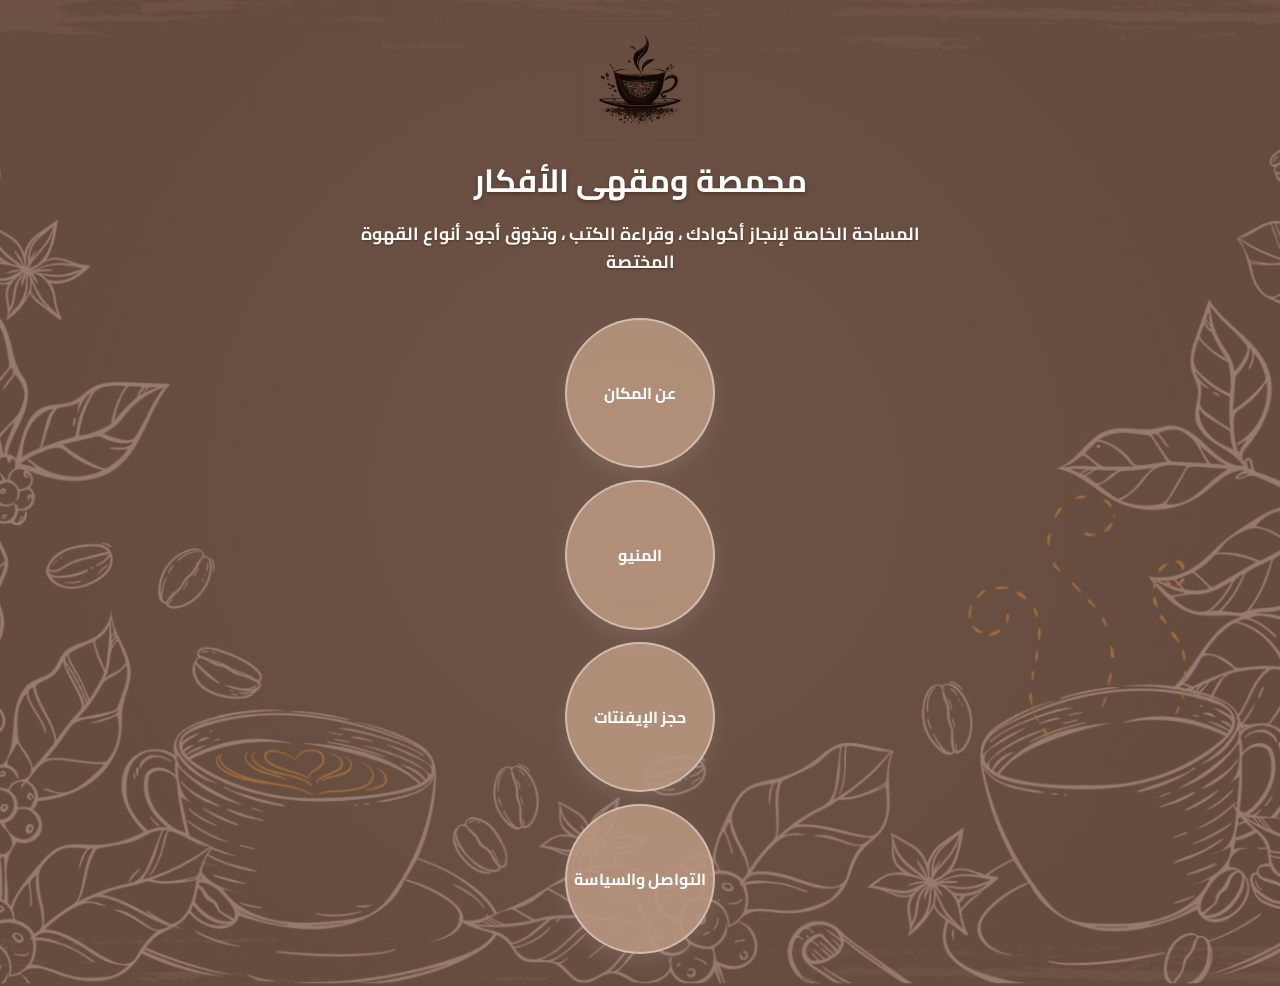
<file: index.html>
<!DOCTYPE html>
<html lang="ar" dir="rtl">
    <head>
        <meta charset="UTF-8">
<meta name="viewport" content="width=device-width, initial-scale=1.0">

        
        <title>محمصة ومقهى الأفكار</title>
        <link rel="stylesheet" href="style.css">
        <link href="https://fonts.googleapis.com/css2?family=cairo:wght@400;600;700&display=sawp" rel="stylesheet">
    </head>
    <body>
        <div class="home-container">
            <img src="coffee-cup .png" alt="coffee-cup" class="coffee-logo">
            <h1> محمصة ومقهى الأفكار</h1>
            <p>المساحة الخاصة لإنجاز أكوادك ، وقراءة الكتب ، وتذوق أجود أنواع  القهوة المختصة</p>

            <!--الفقاعات التفاعلية التي تظهر في المنتصف لجذب الانتباه-->
            <div class="bubbles-grid">
                <a href="index.html" class="bubble" id="home-bubble" style="display: none !important;">الرئيسية</a>
                <a href="about.html" class="bubble" id="about-bubble">عن المكان </a>
                <a href="menu.html" class="bubble" id="menu-bubble">المنيو</a>
                <a href="events.html" class="bubble" id="events-bubble">حجز الإيفنتات</a>
                <a href="contact.html" class="bubble" id="contact-bubble">التواصل والسياسة</a>
            </div>

        </div>
    </body>
</html>
</file>
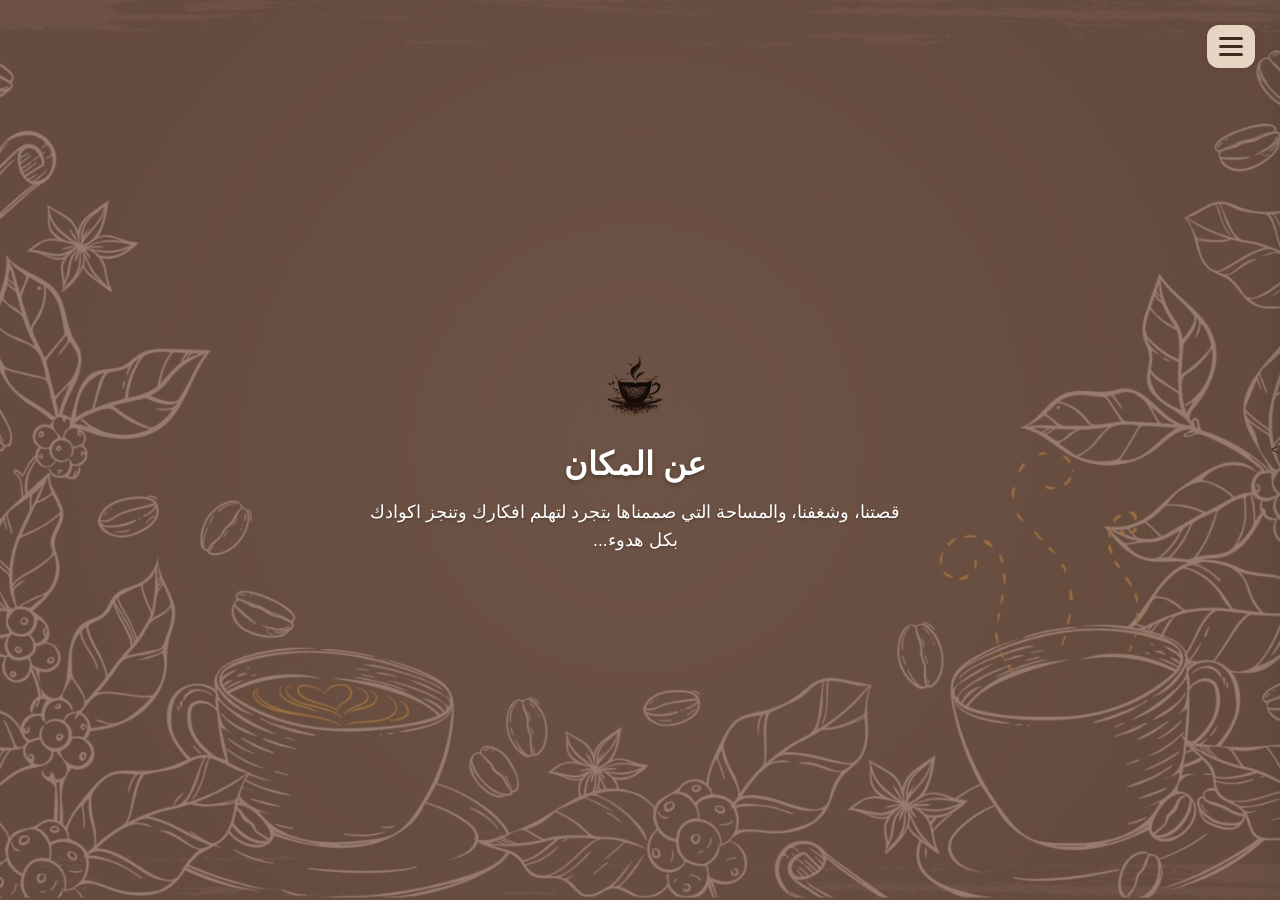
<file: about.html>
<!DOCTYPE html>>
<html lang="ar" dir="rtl">
    <head>
        <meta charset="UTF-8">
        <meta name="viewport" content="width=device-width ,initial-scale=1.0">
        <title>محمصة ومقهى الافكار - عن المكان </title>
        <link rel="stylesheet" href="style.css">
        <link rel="stylesheet" href="about.css">
    </head>
    <body class="sub-bage">
        <input type="checkbox" id="menu-toggle" class="menu-checkbox">
        <label for="menu-toggle" class="menu-toggle-btn">
            <span></span>
            <span></span>
            <span></span>
        </label>
        <div class="sidebar-drawer">  
            <div class="sidebar-brand" style="text-align: center;margin-bottom: 25px;">
                <img src="cup.jpg" alt="logo" style="width: 50px;margin-bottom: 8px;">
                <h4 style="color: #3d2c22;font-size: 1.1rem; margin: 0;">مقهى الأفكار</h4>
            </div>
             <a href="index.html" class="bubble" >الرئيسية</a>
                <a href="about.html" class="bubble" style="display: none;" >عن المكان </a>
                <a href="menu.html" class="bubble" id="menu-bubble" >المنيو</a>
                <a href="events.html" class="bubble" id="events-bubble">حجز الإيفنتات</a>
                <a href="contact.html" class="bubble" id="contact-bubble">التواصل والسياسة</a>
        </div>
        <div class="main-content">
            <img src="coffee-cup .png" alt="coffee-cup" class="coffee-logo" style="width: 80px; margin-bottom: 15px;">
            <h1>عن المكان </h1>
            <p>قصتنا، وشغفنا،  والمساحة التي صممناها بتجرد لتهلم افكارك وتنجز اكوادك بكل هدوء...</p>

        </div>
        
    </body>
</html>
</file>
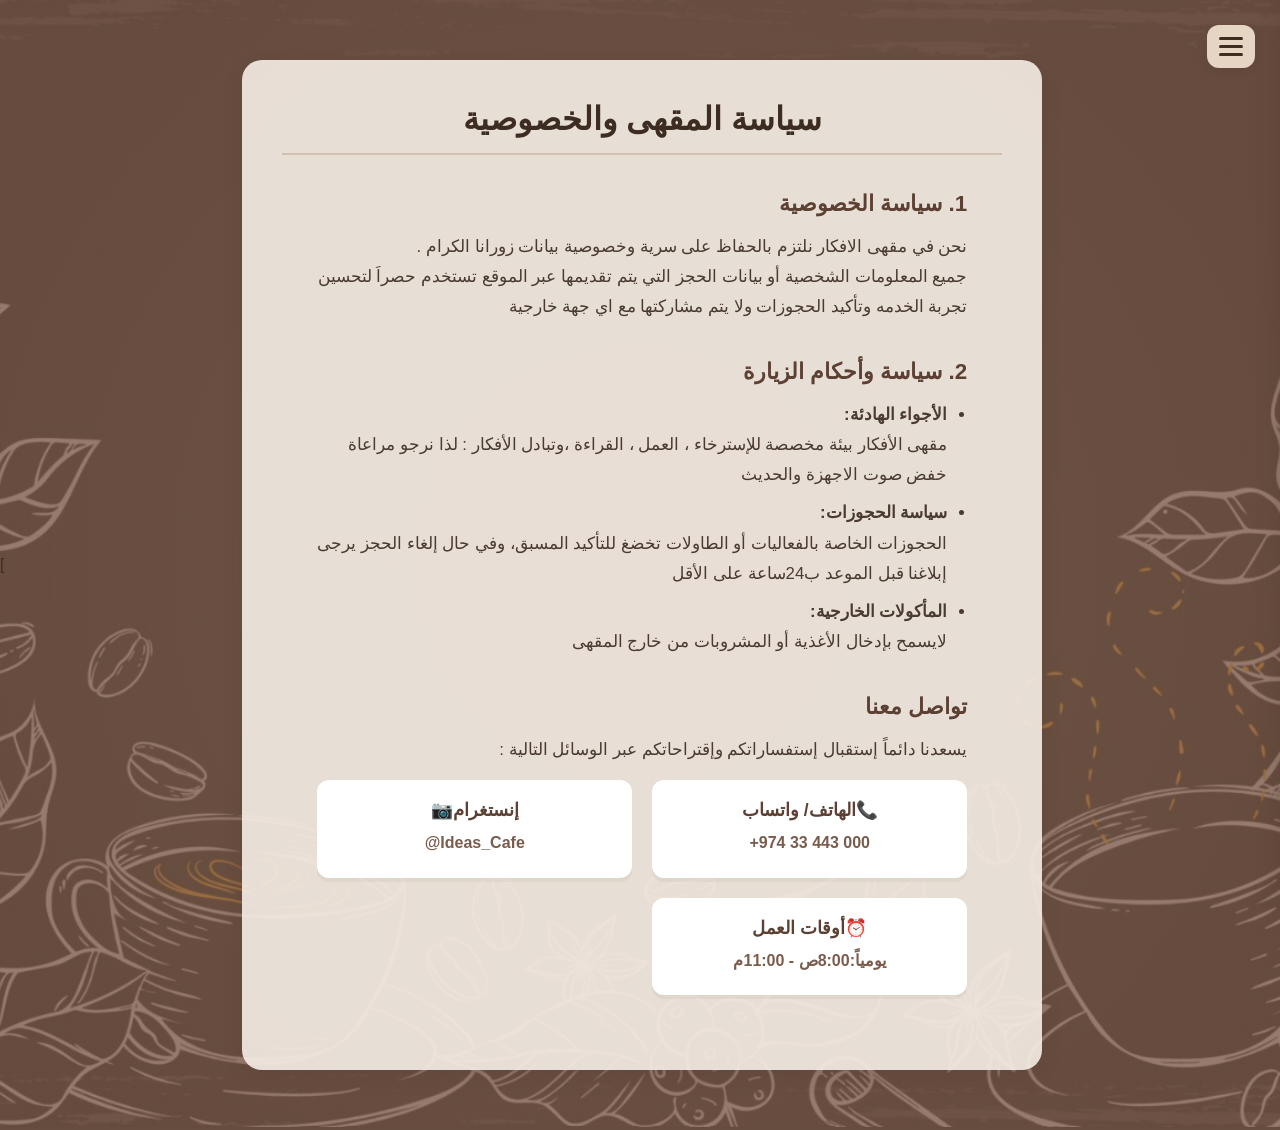
<file: contact.html>
<!DOCTYPE html>
<html lang="ar" dir="rtl">
    <head>
        <meta charset="UTF-8">
        <meta name="viewport" content="width=device-width, initial-scale=1.0">
        <title>مقهى الأفكار -التواصل والسياسة</title>
        <link rel="stylesheet" href="style.css">
        <link rel="stylesheet" href="about.css">
        
        <style>
            #contact-bubble{
                display: none !important;
            }
            .contact-page-container{
                max-width: 800px;
                margin: 60px auto;
                padding: 40px;
                background-color: rgba(245,238,230,0.9);
                border-radius: 20px;
                box-shadow: 0 8px 20px rgba(61, 44,34,0.1);
                font-family: 'Cairo', sans-serif;
                text-align: right;
            }
            .contact-page-container h1 {
                color: #3d2c22;
                text-align: center;
                margin-bottom: 30px;
                font-size: 2rem;
                border-bottom: 2px solid #d4c2b0;
                padding-bottom: 15px;
            }
            .section-box{
                margin: 35px;
            }
            .section-box h2{
                color: #5c4033;
                font-size: 1.4rem;
                margin-bottom: 15px;
                position: relative;
            }
            .section-box p ,.section-box li{
                color: #4a3b32;
                font-size: 1.05rem;
                line-height: 1.8;
            }
            .section-box ul{
                padding-right:20px;
            }
            .section-box li{
                margin-bottom: 8px;
            }
            .contact-info-grid{
    display: grid;
    grid-template-columns: repeat(auto-fit,minmax(220px, 1fr));
    gap: 20px;
    margin-top: 15px;
}
.contact-card{
    background-color: #ffffff;
    padding: 20px;
    border-radius: 12px;
    text-align: center;
    box-shadow: 0 4px rgba(61, 44, 34, 0.05);
    transition:transform 0.3s ease;
}
.contact-card:hover{
    transform: translateY(-3px);
}
.contact-card h3{
    color: #5c4033;
    font-size: 1.1rem;
    margin-bottom: 8px;
}
.contact-card p , .contact-card a{
    color: #7a5c4d;
    text-decoration: none;
    font-size: 1rem;
    font-weight: bold;
    direction: ltr;
    display: inline-block;
}
.contact-card a:hover{
    color: #3d2c22;
    text-decoration: underline;
}
        </style>
    </head>
    <body class="sub-page">
        <input type="checkbox" id="menu-toggle" class="menu-checkbox">
        <label for="menu-toggle" class="menu-toggle-btn">
            <span></span>
            <span></span>
            <span></span>
        </label>
        <div class="sidebar-drawer">
            <div class="sidebar-brand" style="text-align: center; margin-bottom:25px;">
                <img src="cup.jpg" alt="logo" style="width: 50px; margin-bottom: 8px;">
                <h4 style="color: #3d2c22; font-size: 1.1rem; margin: 0;">مقهى الأفكار</h4>
            </div>
            <a href="index.html" class="bubble" >الرئيسية</a>
                <a href="about.html" class="bubble"  >عن المكان </a>
                <a href="menu.html" class="bubble" id="menu-bubble" >المنيو</a>
                <a href="events.html" class="bubble" id="events-bubble">حجز الإيفنتات</a>
                <a href="contact.html" class="bubble" id="contact-bubble">التواصل والسياسة</a>
        </div>
        <div class="contact-page-container">
            <h1>سياسة المقهى والخصوصية</h1>
            <div class="section-box">
                <h2>1. سياسة الخصوصية</h2>
                <p>نحن  في مقهى الافكار نلتزم بالحفاظ على سرية وخصوصية بيانات زورانا الكرام .<br> جميع المعلومات الشخصية أو بيانات الحجز التي يتم تقديمها عبر الموقع تستخدم حصراَ لتحسين تجربة الخدمه وتأكيد الحجوزات ولا يتم مشاركتها مع اي جهة خارجية</p>
            </div>
            <div class="section-box">
                <h2>2. سياسة وأحكام الزيارة</h2>
                <ul>
                    <li><strong>الأجواء الهادئة:</strong> <br> مقهى الأفكار بيئة مخصصة للإسترخاء ، العمل ، القراءة ،وتبادل الأفكار : لذا نرجو مراعاة خفض صوت الاجهزة والحديث</li>
                <li><strong>سياسة الحجوزات: </strong><br> الحجوزات الخاصة بالفعاليات أو الطاولات تخضغ للتأكيد المسبق، وفي حال إلغاء الحجز يرجى إبلاغنا قبل الموعد ب24ساعة على الأقل</li>
                <li><strong>المأكولات الخارجية:</strong><br> لايسمح بإدخال الأغذية أو المشروبات من خارج المقهى</li>
                </ul>
            </div>
            <div class="section-box">
                <h2> تواصل معنا </h2>
                <p style="margin-bottom: 15px; direction: rtl;">يسعدنا دائماً إستقبال إستفساراتكم وإقتراحاتكم عبر الوسائل التالية :</p>
                <div class="contact-info-grid">
                    <div class="contact-card">
                        <h3>📞الهاتف/ واتساب</h3>
                        <p><a href="tel:+97433443000">+974 33 443 000</a></p>
                    </div>
                    <div class="contact-card">
                        <h3>إنستغرام📷</h3>
                        <p><a href="#" target="-blank">@Ideas_Cafe</a></p>
                    </div>
                    <div class="contact-card">
                        <h3>⏰أوقات العمل</h3>
                        <p>يومياً:8:00ص - 11:00م </p>
                    </div>
                </div>
            </div>
        </div>]
    </body>
</html>
</file>
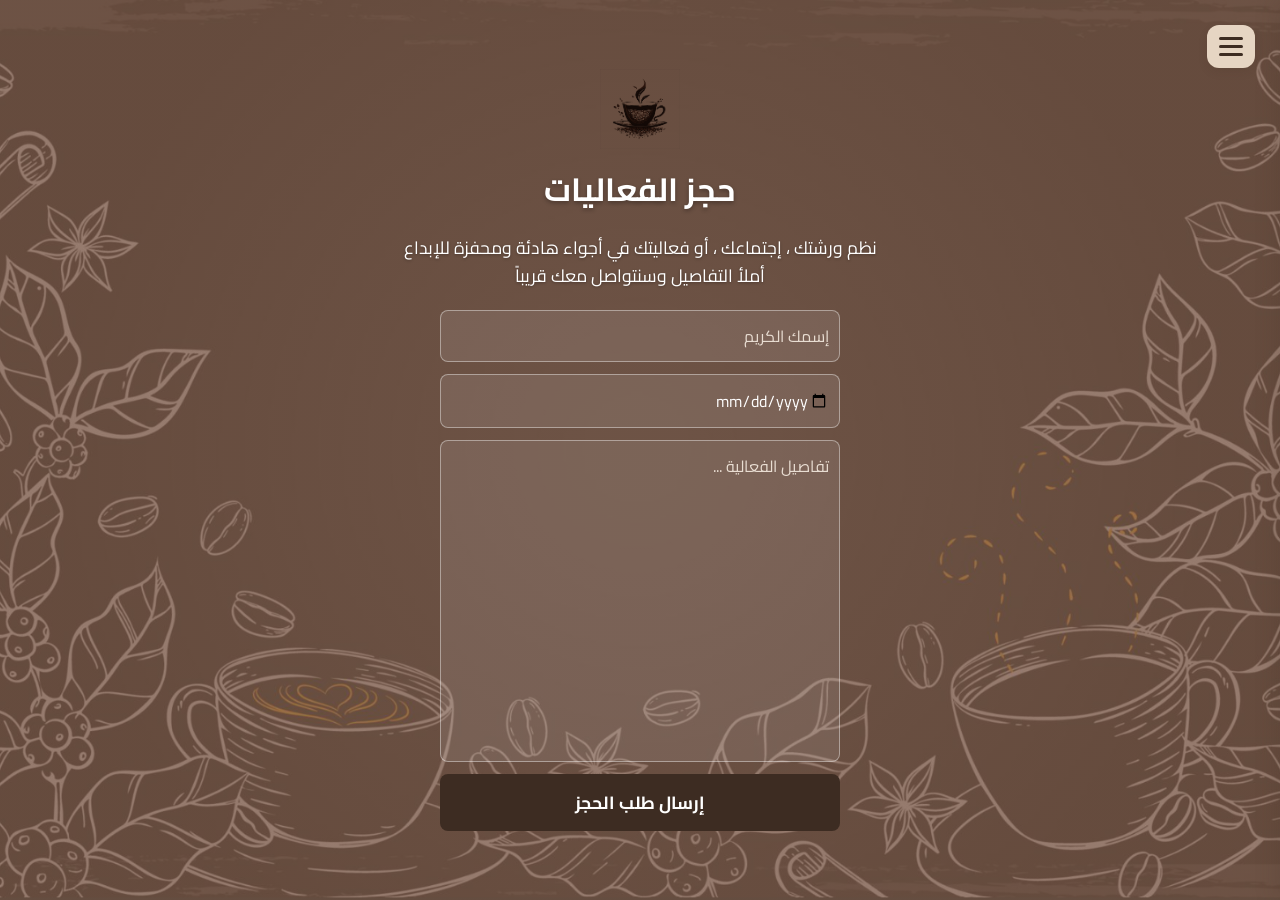
<file: events.html>
<!DOCTYPE html>

<html lang="ar" dir="auto">
  <head>
    <meta charset="UTF-8">
    <meta name="viewport" content="width=device-width ,initial-scale=1.0">
        <title>مقهى الأفكار - حجز الإيفنتات </title>
            <link rel="stylesheet" href="events.css">
            <link rel="stylesheet" href="about.css">
            <link rel="stylesheet"href="https://fonts.googleapis.com/css2?family=Cairo:wght@400;600;700display=swap" rel="stylesheet">
    </head>
    <body>
        <input type="checkbox" id="menu-toggle" class="menu-checkbox">
        <label for="menu-toggle" class="menu-toggle-btn">
            <span></span>
            <span></span>
            <span></span>
        </label>
        <div class="sidebar-drawer">
            <div class="sidebar-brand" style="text-align: center;margin-bottom: 25px;">
                <img src="cup.jpg" alt="logo" style="width: 50px;margin-bottom: 8px;">
                <h4 style="color: #3d2c22;font-size: 1.1rem; margin: 0;">مقهى الأفكار</h4>
            </div>
             <a href="index.html" class="bubble" >الرئيسية</a>
                <a href="about.html" class="bubble" >عن المكان </a>
                <a href="menu.html" class="bubble" id="menu-bubble" >المنيو</a>
                <a href="events.html" class="bubble" id="events-bubble" style="display: none !important;">حجز الإيفنتات</a>
                <a href="contact.html" class="bubble" id="contact-bubble">التواصل والسياسة</a>
        </div>
        <div class="main-content">
            <img src="coffee-cup .png" alt="coffee-cup" class="coffee-logo">
            <h2>حجز الفعاليات</h2>
            <p> نظم ورشتك ، إجتماعك ، أو فعاليتك في أجواء هادئة ومحفزة للإبداع </p>
            <p>أملأ التفاصيل وسنتواصل معك قريباً</p>
            <div class="booking-form-container" style="margin-top: 20px; width: 100%; max-width: 400px; display: flex;flex-direction: column;gap: 12px;">
                <input type="text" placeholder="إسمك الكريم" style="padding: 10px;border-radius: 8px; border: 1px solid rgba(255, 255, 255, 0.4); background: rgba(255, 255, 255, 0.1); color: #fff;outline: none;">
                <input type="date" style="padding: 10px; border-radius: 8px; border: 1px solid rgba(255, 255, 255, 0.4);background:rgba(255, 255, 255, 0.1);color: #fff;outline: none;">
                <textarea placeholder="تفاصيل الفعالية ..." rows="10" style="padding: 10px; border-radius: 8px; border: 1px solid rgba(255, 255, 255, 0.4); background: rgba(255, 255, 255, 0.1);color: #fff;outline: none; resize: none;"></textarea>
                <button style="padding: 12px; border-radius: 8px; border: none; background: #3d2c22; color:#fff; font-weight: bold; cursor: pointer;">إرسال طلب الحجز</button>
            </div>
        </div>
    </body>
</html>
</file>
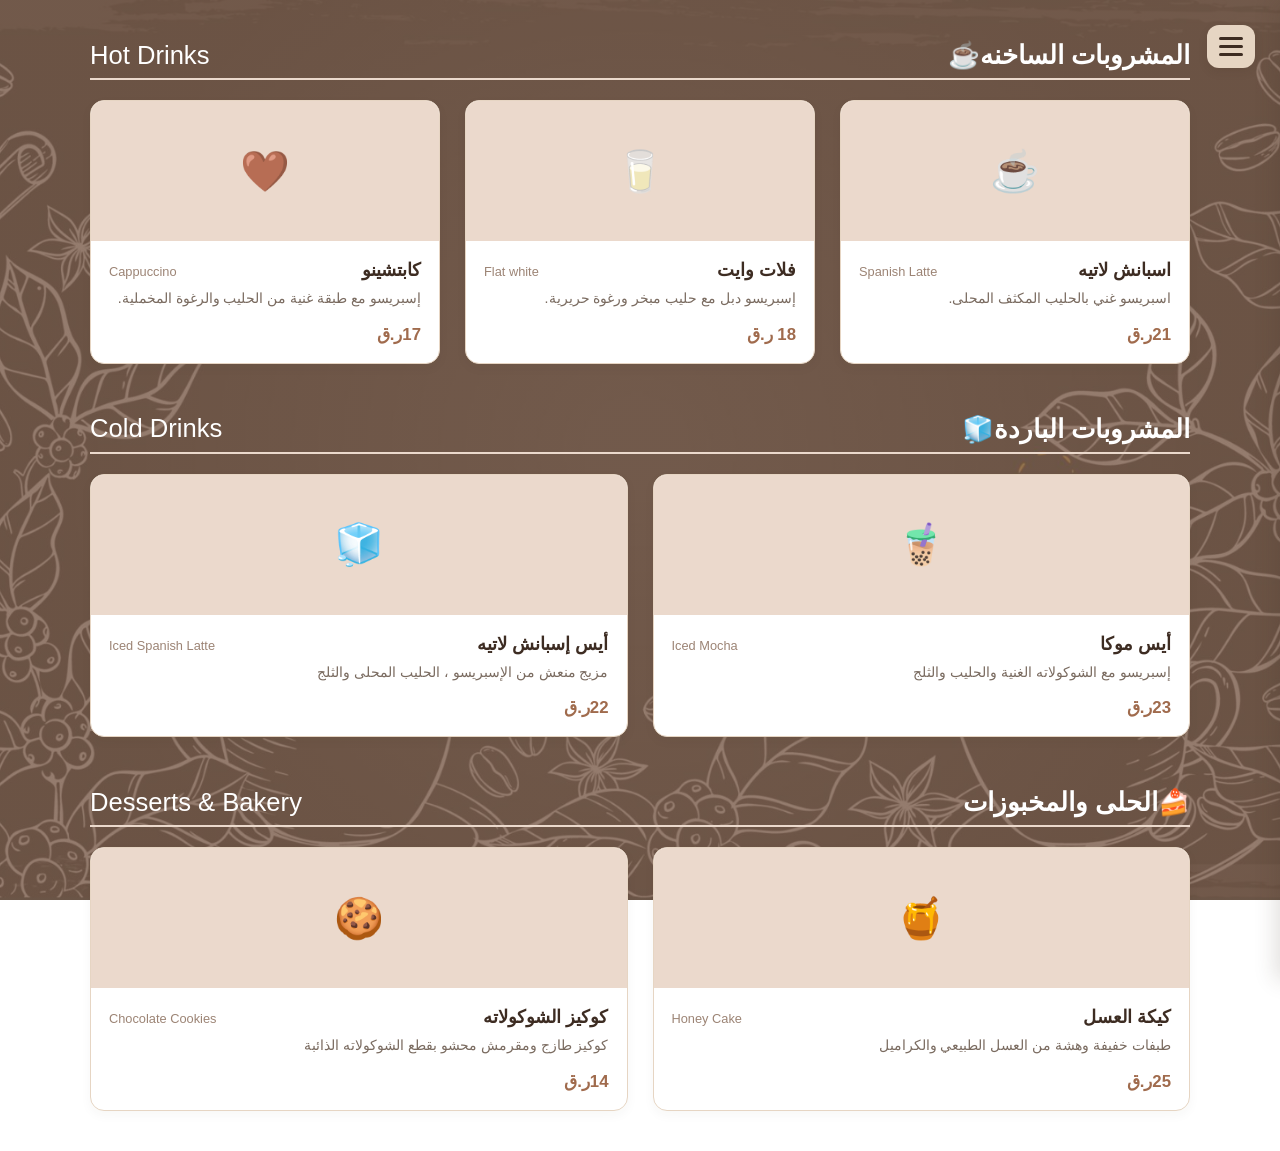
<file: menu.html>
<!DOCTYPE html>
<html lang="ar" dir="auto">
<head>
<meta charset="UTF-8">
<meta name="viewport" content="width=device-width ,initial-scale=1.0">
<title>قائمه المنيو</title>
<link rel="stylesheet" href="menu.css">
<link rel="stylesheet"href="about.css">

</head>
<body>

        <input type="checkbox" id="menu-toggle" class="menu-checkbox">
        <label for="menu-toggle" class="menu-toggle-btn">
            <span></span>
            <span></span>
            <span></span>
        </label>
        <div class="sidebar-drawer">
            <div class="sidebar-brand" style="text-align: center;margin-bottom: 25px;">
                <img src="cup.jpg" alt="logo" style="width: 50px;margin-bottom: 8px;">
                <h4 style="color: #3d2c22;font-size: 1.1rem; margin: 0;">مقهى الأفكار</h4>
            </div>
             <a href="index.html" class="bubble" >الرئيسية</a>
                <a href="about.html" class="bubble" >عن المكان </a>
                <a href="menu.html" class="bubble" id="menu-bubble" >المنيو</a>
                <a href="events.html" class="bubble" id="events-bubble">حجز الإيفنتات</a>
                <a href="contact.html" class="bubble" id="contact-bubble">التواصل والسياسة</a>
        </div>
    <div class="menu-container">
        <h2 class="menu-section-title">المشروبات الساخنه☕<span class="en-sub">Hot Drinks</span></h2>
        <div class="menu-grid">
            <div class="card-model-1">
                <div class="card-img-box">☕</div>
                <div class="card-content">
                    <div class="title-flex">
                        <h3>اسبانش لاتيه</h3>
                        <span class="en-title">Spanish Latte</span>
                    </div>
                    <p>اسبريسو غني بالحليب المكثف المحلى.</p>
                    <span class="card-price">21ر.ق</span>
                </div>
            </div>
            <div class="card-model-1">
                <div class="card-img-box">🥛</div>
                <div class="card-content">
                    <div class="title-flex">
                        <h3>فلات وايت</h3>
                        <spin class="en-title">Flat white</spin>
                    </div>
                    <p>إسبريسو دبل مع حليب مبخر ورغوة حريرية.</p>
                    <span class="card-price">18 ر.ق</span>
                </div>
            </div>
            <div class="card-model-1">
                <div class="card-img-box">🤎</div>
                <div class="card-content">
                    <div class="title-flex">
                        <h3>كابتشينو</h3>
                        <span class="en-title">Cappuccino</span>
                    </div>
                    <p>إسبريسو مع طبقة غنية من الحليب والرغوة المخملية.</p>
                    <span class="card-price">17ر.ق</span>
                </div>
            </div>
        </div>
    <h2 class="menu-section-title" style="margin-top:50px ;">المشروبات الباردة🧊<span class="en-sub">Cold Drinks</span></h2>
    <div class="menu-grid">
        <div class="card-model-1">
            <div class="card-img-box">🧋</div>
            <div class="card-content">
                <div class="title-flex">
                    <h3>أيس موكا</h3>
                    <span class="en-title">Iced Mocha</span>
                </div>
                <p>إسبريسو مع الشوكولاته الغنية والحليب والثلج</p>
                <span class="card-price">23ر.ق</span>
            </div>
        </div>
        <div class="card-model-1">
            <div class="card-img-box">🧊</div>
            <div class="card-content">
                <div class="title-flex">
                    <h3>أيس إسبانش لاتيه</h3>
                    <span class="en-title">Iced Spanish Latte</span>
                </div>
                <p>مزيج منعش من الإسبريسو ، الحليب المحلى والثلج</p>
                <span class="card-price">22ر.ق</span>
            </div>
        </div>
    </div>
    <h2 class="menu-section-title" style="margin-top: 50px;">🍰الحلى والمخبوزات <span class="en-sub">Desserts & Bakery</span></h2>
    <div class="menu-grid">
        <div class="card-model-1">
            <div class="card-img-box">🍯</div>
            <div class="card-content">
                <div class="title-flex">
                    <h3>كيكة العسل</h3>
                    <span class="en-title">Honey Cake</span>
                </div>
                <p>طبفات خفيفة وهشة من العسل الطبيعي والكراميل</p>
                <span class="card-price">25ر.ق</span>
            </div>
        </div>
        <div class="card-model-1">
            <div class="card-img-box">🍪</div>
            <div class="card-content">
                <div class="title-flex">
                    <h3>كوكيز الشوكولاته</h3>
                    <span class="en-title">Chocolate Cookies</span>
                </div>
                <p>كوكيز طازج ومقرمش محشو بقطع الشوكولاته الذائبة</p>
                <span class="card-price">14ر.ق</span>
            </div>
        </div>
    </div>
    </div>
</body>
</html>
</file>
<file: style.css>
/* اعدادات عامه والالوان فاتحة مريحة للعين */
*{
margin: 0;
padding: 0;
box-sizing: border-box;
font-family: 'cairo' ,sans-serif;
}
body{background-color: #d89882;/*#d89882*/
    background-image: linear-gradient(rgba(140,105,85,0.65),rgba(140,105,85,0.65)),url('bg.png');
    background-size: cover;
    background-position:center;
    background-repeat: no-repeat;
    
    color: #3d2c22;
    direction: rtl;
    text-align:right;
    min-height: 100vh;
    display: flex;
    justify-content: center;
    align-items: center;
    margin: 0;
    font-family: 'cairo',sans-serif;
}
.coffee-logo{
    width: 120px;
    height: auto;
    margin-bottom:10px ;
    mix-blend-mode: multiply;
}
/* تنسيق الصفحة الرئيسية (الترحيب والفقاعات في المنتصف)*/
.home-container{
    text-align: center;
    display: flex;
    flex-direction: column;
    align-items: center;
    width: 100%;
    justify-content: center;

    /*لضمان عدم تمدد النص بشكل مزعج*/
    max-width: 600px;
    padding: 20px;
}
.home-container h1{
color: #ffffff;
font-size: 2rem;
margin-bottom: 10px;
text-shadow: 0 2px 4px rgba(0,0,0,0.3);
}
.home-container p{
    color: #fcf9f5;
    font-size: 1.1rem;
    font-weight: bold;
    margin-bottom:30px ;
    text-shadow: 0 1px 2px rgba(0,0,0,0.3);
    /*جعل جملة الترحيب بجوار بعضها وليست تحت بعض */
    max-width: 600px;
    line-height: 1.6;
}
/* شبكه الفقاعات في الصفحة الرئيسية*/
.bubble-grid{
    display: flex;
    gap: 20px;
    flex-wrap: wrap;/* لجعل الفقاعات تنتقل بجوار بعضها */
    justify-content: center;
}
/*تصميم الفقاعة*/
.bubble{
    width: 150px;
    height: 150px;
    background-color: rgba(184, 150, 128, 0.90);
    border-radius: 50%;
    display: flex;
    align-items: center;
    justify-content: center;
    text-decoration: none;
    color: #ffffff;
    font-weight: bold;
    box-shadow: 0 8px 20px rgba(255,255, 255, 0.10); /*ظل ناعم وبارز*/
    transition:all 0.4s ease ;
    border: 2px solid rgba(255, 255, 255, 0.4);
    margin: 12px;

}
.bubble:hover{
    /*حركه تفاعلية عند مرور الماوس */
    transform: translate(-5px) scale(1.05);
    background-color: rgba(165, 131, 109, 0.95);
    color:#ffffff;
    box-shadow: 0 12px 25px rgba(0 ,0, 0, 0.35);
}
#home-bubble{
    display: flex !important;
}
/*تخطيط الصفحات الفرعية (تحتوي سايد بار في اليمين والمحتوى في اليسار )*/
.page-layout{
    display: flex;
    width: 100%;
    height: 100vh;
    overflow: hidden;
}
@media screen and (max-width: 768px) {
    .layout-wrapper {
        flex-direction: column;
        align-items: center;
    }
    .bubbles-side {
        width: 100%;
        display: flex;
        flex-wrap: wrap;
        justify-content: center;
        gap: 10px;
        margin-bottom: 20px;
    }
    .main-content {
        width: 100% !important;
        box-sizing: border-box;
        padding: 15px;
    }
}
</file>
<file: about.css>
#about-bubble{
    display: none !important;
}
.menu-checkbox{
    display: none;
}
.menu-toggle-btn{
    position: fixed;
    top: 25px;
    right: 25px;
    background:#e6d5c3;
    border: none;
    cursor: pointer;
    padding: 12px;
    border-radius: 12px;
    display: flex;
    flex-direction: column;
    gap: 5px;
    z-index: 1000;
    box-shadow: 0 4px 10px rgba(61, 44, 34, 0.1);
    transition: background 0.3s ease;
}
.menu-toggle-btn:hover{
    background: #d4c2b0;
}
.menu-toggle-btn span{
    display: block;
    width: 24px;
    height: 3px;
    background-color: #3d2c22;
    border-radius: 2px;
}
.sidebar-drawer{
    position: fixed !important;
    top: 0;
    right: -250px !important;
    width: 250px;
    height: 100%;
    background-color: #f5ebe0;
    box-shadow: -5px 0 20px rgba(61, 44, 34, 0.15);
    display: flex;
    flex-direction: column;
    align-items: center;
    padding-top:80px ;
    transition: right 0.4s cubic-bezier(0.25, 1, 0.5, 1);
    z-index: 9999;
}
.sidebar-drawer img{
    mix-blend-mode: multiply !important;
}
#sidebar-toggle:checked ~ .sidebar-drawer{
    right: 0;
}
.sidebar-drawer .bubble{
    margin-bottom: 5px !important;
    width: 90px !important;
    height: 90px !important;
    font-size: 0.85rem !important;
    border-radius: 50%;
    background-color: #d4c2b0;
    color:#3d2c22;
    text-decoration: none;
    display: flex;
    align-items: center;
    justify-content: center;
    text-align: center;
    box-shadow: 0 4px 8px rgba(61, 44, 34, 0.1);
    transition: transform 0.2s ease, background-color 0.2s ease;
}
.sidebar-drawer .bubble:hover{
    transform: scale(1.05);
    background-color: #c4b09c;
}
.main-content{
    text-align: center;
    padding: 30px;
    max-width: 600px;
    margin: 0 auto;
    background: transparent !important;
    box-shadow: none !important;
}
.main-content h1 {
    color: #ffffff !important;
    font-size: 2rem;
    margin-bottom:15px ;
    text-shadow: 0 2px 4px rgba(0, 0, 0, 0.3);
}
.main-content p{
    color: #ffffff;
    font-size: 1.1rem;
    line-height: 1.6;
    text-shadow: 0 1px 3px rgba(0, 0, 0, 0.3);
}
.menu-checkbox{
    display: none;
}
.menu-checkbox:checked ~.sidebar-drawer{
    right: 0 !important;
}
a[href="index.html"].bubble{
    display:flex !important;
    visibility: visible !important;
    opacity: 1 !important;
}
@media(max-width: 900px){
    .main-content{
        margin: right 20px; 
        margin-left: 20px;
        padding: 15px;
        max-width: 100%;
    }
}
</file>
<file: events.css>
*{
    margin: 0;
    padding: 0;
    box-sizing: border-box;
    font-family: 'Cairo',sans-serif;
}
body{
    background-color: #d89882;
    background-image: linear-gradient(rgba(140, 105, 85,0.65),rgba(140, 105, 85,0.65)),
    url('bg.png');
    background-size: cover;
    background-position: center;
    background-repeat: no-repeat;
    color: #3d2c22;
    direction: center;
    text-align: right;
    min-height: 100vh;
    display: flex;
    justify-content: center;
    align-items: center;
    overflow-x:hidden ;
}

.main-content{
    flex: 1;
    padding: 30px;
    max-width: 600px;
    margin: 0 auto;
    text-align: center;
    display: flex;
    flex-direction: column;
    align-items: center;
    justify-content: center;
}
.coffee-logo{
    width: 80px;
    height: auto;
    margin-bottom: 10px;
    mix-blend-mode: multiply !important;
}
.main-content h2{
    color: #ffffff;
    font-size: 2rem;
    margin-bottom: 15px;
    text-shadow: 0 2px 4px rgba(0, 0, 0, 0.3);
}
.main-content p{
    color: #ffffff;
    font-size: 1.1rem;
    line-height: 1.6;
    text-shadow: 0 1px 3px rgba(0, 0, 0, 0.3);
}
.booking-form-container{
    width: 100%;
    max-width: 450px;
    display: flex;
    flex-direction: column;
    gap: 15px;
}
.booking-form-container input,
.booking-form-container textarea{
    width: 100%;
    padding: 14px;
    border-radius: 10px;
    border: 1px solid rgba(255, 255,255,0.6);
    background: rgba(255, 255,255,0.2);
    color: #ffffff;
    font-size: 1rem;
    outline: none;
    direction: rtl;
    text-align: right;
}
.booking-form-container input::placeholder,
.booking-form-container textarea::placeholder{
    color: #f5ebe0;
    opacity: 0.9;
}
.booking-form-container textarea{
    resize: none;
}
.booking-form-container button{
    padding: 14px;
    border-radius: 10px;
    border: none;
    background: #3d2c22;
    color: #fff;
    font-size: 1.1rem;
    font-weight: bold;
    cursor: pointer;
    transition: background 0.2s ease;
}
.booking-form-container button:hover{
    background: #2c1f18;
}

.bubble{
    width: 150px !important;
    height: 150px !important;
    background-color: rgba(184, 150, 128, 0.90)!important;
    border-radius: 50% !important;
    display: flex !important;
    align-items: center !important;
    justify-content: center !important;
    text-decoration: none !important;
    color: #3d2c22 !important;
    font-weight: bold;
    box-shadow: 0 4px 8px rgba(61,44,34,0.1) !important;
    transition: all 0.4s ease;
    border: 2px solid rgba(255, 255,255,0.4);
    margin: 12px;
}
</file>
<file: menu.css>
/*تنسيق عام للصفحة*/
body{
background-image: linear-gradient(rgba(140,110,90,0.7),rgba(140,110,90,0.7)),
url(bg.png);
background-size: cover;
background-position: center;
background-attachment: fixed;
font-family: 'cairo' , sans-serif;
margin: 0;
padding: 0;
}

/*الحاوية الرئيسية للمنيو */
.menu-container{
    max-width: 1100px;
    margin: 40px auto;
    padding: 0 20px;
}
/*عنوان القسم */
.menu-section-title{
    color: #ffffff !important;
    font-size: 1.6rem;
    margin-bottom: 20px;
    text-align: right;
    border-bottom: 2px solid #ebd9cc;
    padding-bottom: 8px;
    display: flex;
    justify-content: space-between;
    align-items: center;
}
/*الترجمه الانجليزية بجانب العنوان*/
.en-sub{
    font-size: 0,9rem;
    color: #ffffff;
    font-weight: normal;
}
/*نظام الشبكه لتوزيع البطاقات*/
.menu-grid{
    display: grid;
    grid-template-columns: repeat(auto-fit, minmax(280px,1fr));
    gap: 25px;
}
/*تصميم الكارد الكلاسيكي*/
.card-model-1{
    background: #ffffff;
    border-radius: 14px;
    border: 1px solid #e6d5c3;
    overflow: hidden;
    box-shadow: 0 4px 12px rgba(61, 44, 34,0.04);
    transition: transform 0.3s ease, box-shadow 0.3s ease;
}
/*تاثير التفاعل عند مرور الماوس */
.card-model-1:hover{
    transform: translateY(-5px);
    box-shadow: 0 8px 22px rgba(61,44,34,0.1);
}
/*مربع الصورة او الايقونه في الاعلى */
.card-img-box{
    height: 140px;
    background: #ebd9cc;
    display: flex;
    align-items: center;
    justify-content: center;
    font-size: 2.5rem;
}
/*محتوى البطاقة (النصوص والاسعار)*/
.card-content{
    padding: 18px;
    text-align: right;
}
/*تنسيق اسم الصنف بالعربي والانجليزي*/
.title-flex{
    display: flex;
    justify-content: space-between;
    align-items: baseline;
    margin-bottom: 8px;
}
.card-content h3{
    color: #3d2c22;
    margin: 0;
    font-size: 1.15rem;
}
.en-title{
    font-size: 0.8rem;
    color: #9c8475;
}
/*وصف المنتج*/
.card-content p{
    color: #7a6b60;
    font-size: 0.88rem;
    margin: 0 0 15px 0;
    line-height: 1.4;
}
/*السعر بالريال القطري*/
.card-price{
    color: #a06b4d;
    font-weight: bold;
    font-size: 1.05rem;
}
.bubble{
    width: 150px !important;
    height: 150px !important;
    background-color: rgba(184, 150, 128, 0.90  q)!important;
    border-radius: 50% !important;
    display: flex !important;
    align-items: center !important;
    justify-content: center !important;
    text-decoration: none !important;
    color: #3d2c22 !important;
    font-weight: bold;
    box-shadow: 0 4px 8px rgba(61,44,34,0.1) !important;
    transition: all 0.4s ease;
    border: 2px solid rgba(255, 255,255,0.4);
    margin: 12px;
}
#menu-bubble{
    display: none !important;
}
</file>
